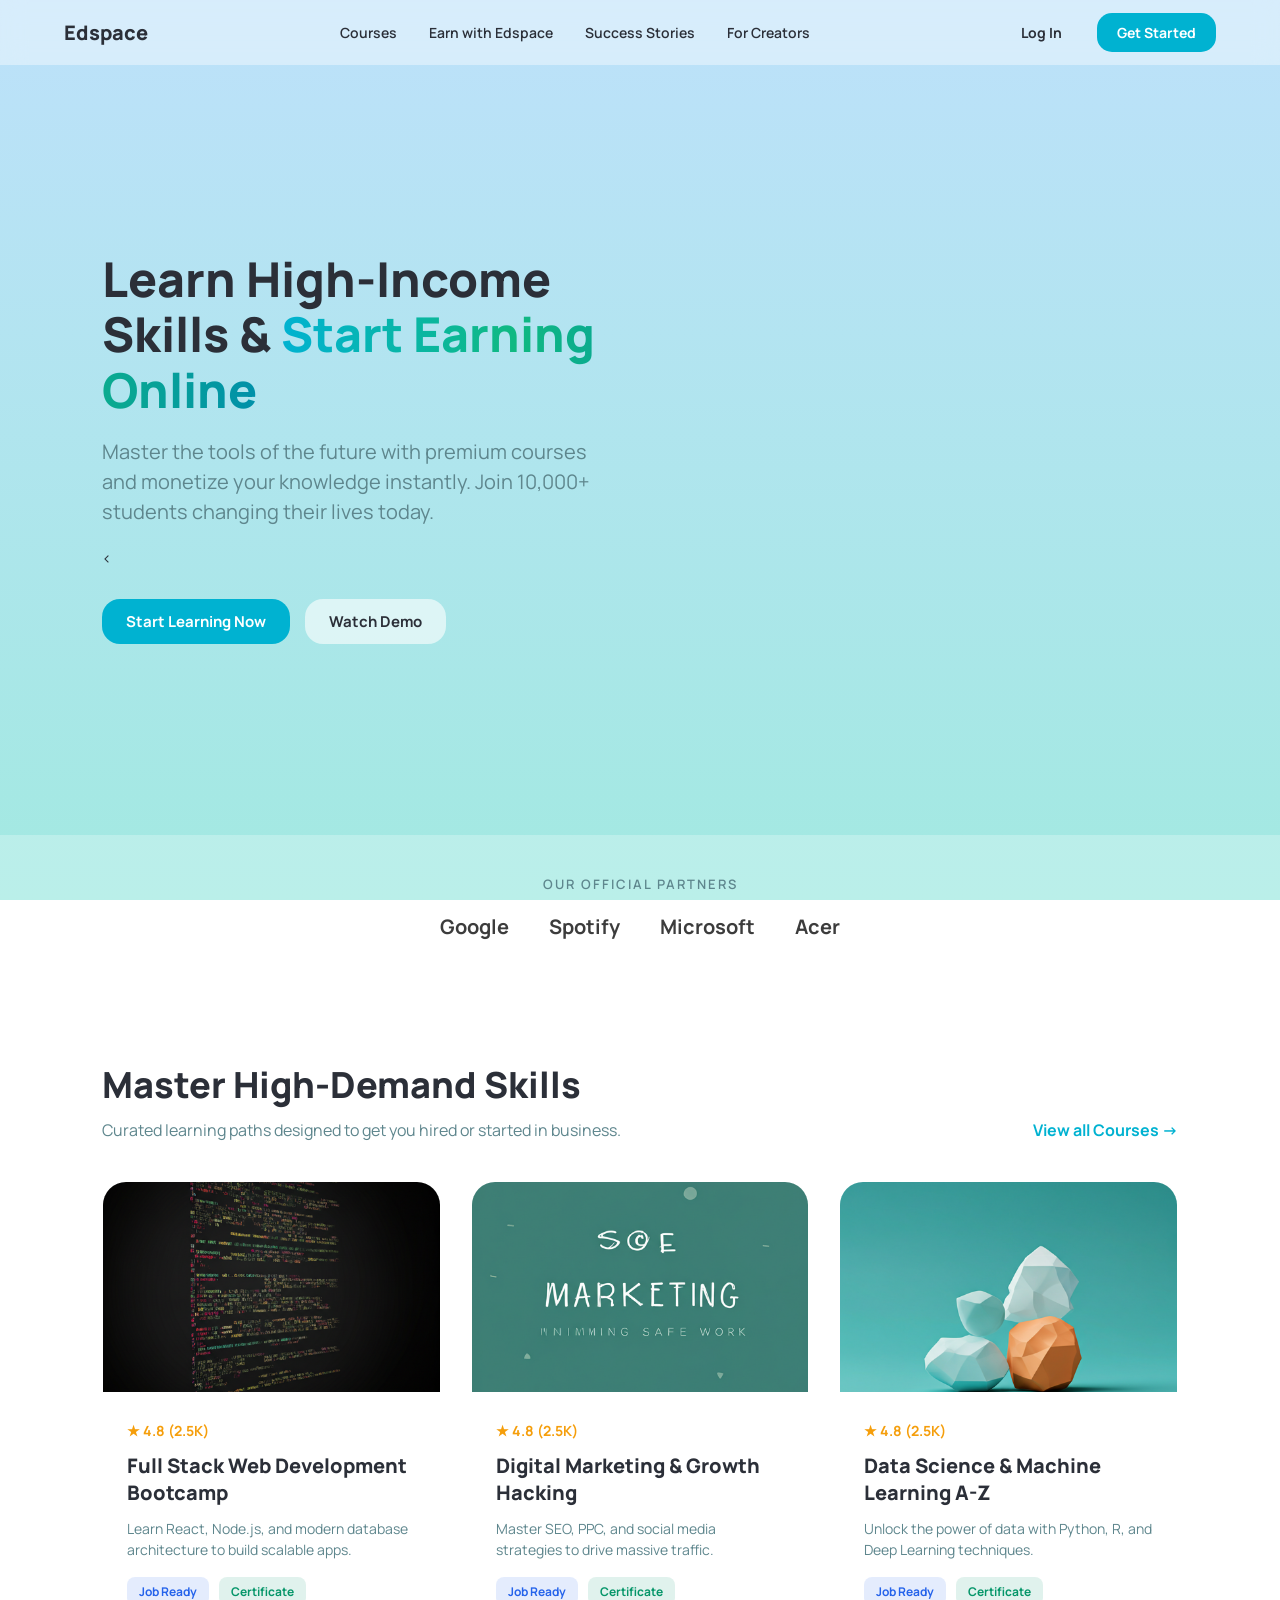
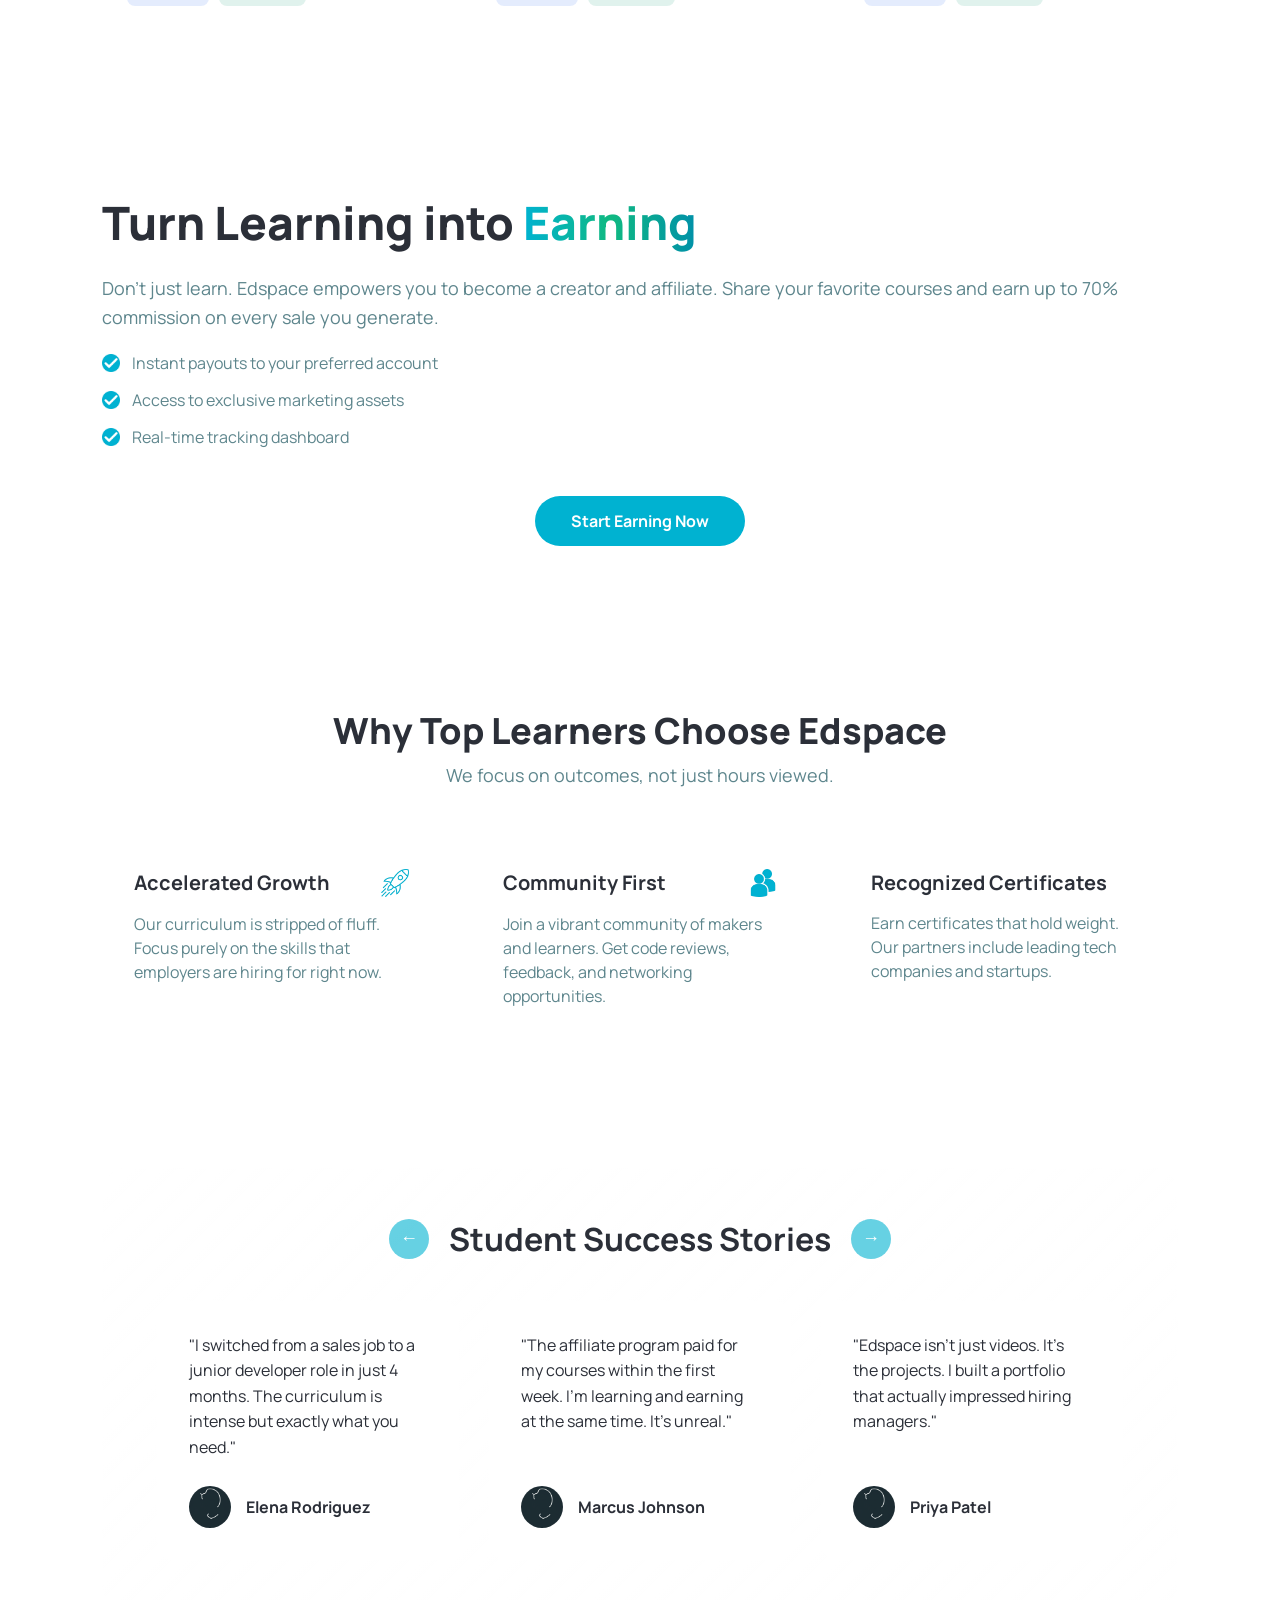
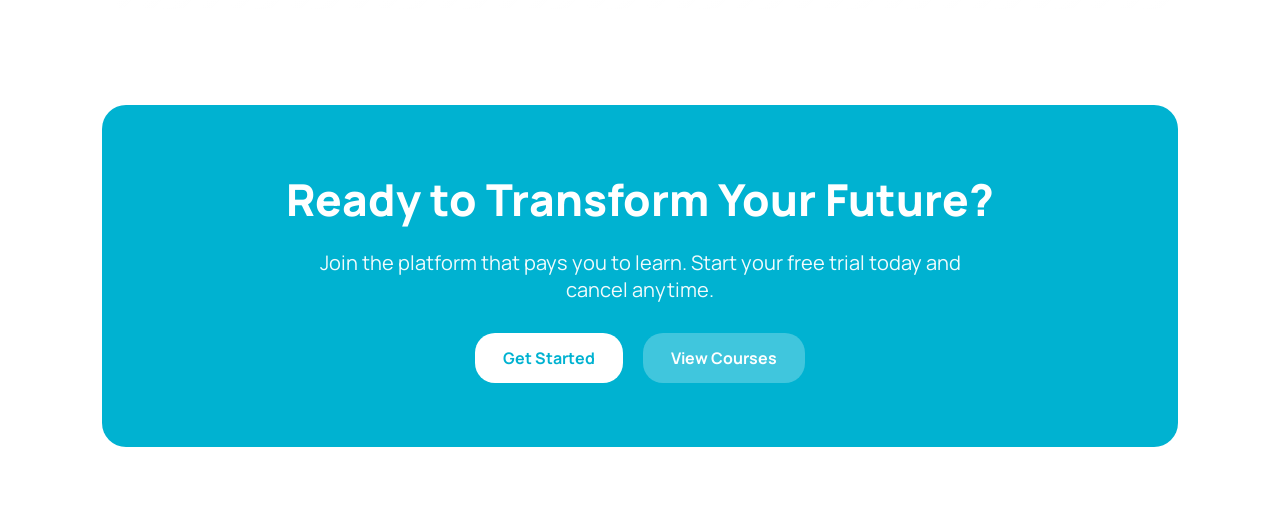
<file: index.html>
<!doctype html>
<html lang="en">

<head>
  <meta charset="UTF-8" />
  <meta name="viewport" content="width=device-width, initial-scale=1.0" />
  <title>EdSPACE - Learn High-Income Skills</title>

  <!-- Google Fonts -->
  <link rel="preconnect" href="https://fonts.googleapis.com" />
  <link rel="preconnect" href="https://fonts.gstatic.com" crossorigin />
  <link href="https://fonts.googleapis.com/css2?family=Manrope:wght@200..800&display=swap" rel="stylesheet" />

  <!-- Custom Styles -->
  <link rel="stylesheet" href="index.css" />
</head>

<body>
  <!-- Header Navigation -->
  <header class="header">
    <div class="header-left">
      <a href="#" class="name">Edspace</a>
    </div>
    <nav class="header-middle">
      <a href="#courses" class="nav-link">Courses</a>
      <a href="#earn" class="nav-link">Earn with Edspace</a>
      <a href="#stories" class="nav-link">Success Stories</a>
      <a href="#creators" class="nav-link">For Creators</a>
    </nav>
    <div class="header-right">
      <a href="signup.html" class="btn btn-login">Log In</a>
      <a href="signup.html?action=signup" class="btn btn-primary">Get Started</a>
    </div>
  </header>

  <main>
    <!-- Hero Section -->
    <section class="hero-section">
      <div class="hero-content">
        <h1 class="tagline">
          Learn High-Income Skills &
          <span class="spantext">Start Earning Online</span>
        </h1>
        <p class="tagline2">
          Master the tools of the future with premium courses and monetize
          your knowledge instantly. Join 10,000+ students changing their lives
          today.
        </p>
        <<div class="hero-buttons">
          <a href="signup.html?action=signup" class="btn btn-primary btn-large">
            Start Learning Now
          </a>
          <button class="btn btn-secondary btn-large">Watch Demo</button>
      </div>
      </div>
      <div class="hero-image-container">
        <!-- Placeholder / Space for right hero illustration if needed -->
      </div>
    </section>

    <!-- Partners Section -->
    <section class="sponser-box">
      <p class="sp-box-head">OUR OFFICIAL PARTNERS</p>
      <div class="companies">
        <span>Google</span>
        <span>Spotify</span>
        <span>Microsoft</span>
        <span>Acer</span>
      </div>
    </section>

    <!-- Featured Courses Section -->
    <section class="course-sec" id="courses">
      <div class="course-sec-top">
        <div class="top-left">
          <h2 class="sec-txt">Master High-Demand Skills</h2>
          <p class="sec-tag">
            Curated learning paths designed to get you hired or started in
            business.
          </p>
        </div>
        <div class="top-right">
          <a href="#" class="view-all-link">View all Courses &rarr;</a>
        </div>
      </div>

      <div class="content-grid">
        <!-- Card 1 -->
        <article class="course-card">
          <img class="course-image" src="index_images/course-1.png" alt="Full Stack Web Development Bootcamp" />
          <div class="course-content">
            <p class="rating">★ 4.8 (2.5K)</p>
            <h3 class="title">Full Stack Web Development Bootcamp</h3>
            <p class="course-tag">
              Learn React, Node.js, and modern database architecture to build
              scalable apps.
            </p>
            <div class="extras">
              <span class="badge job">Job Ready</span>
              <span class="badge cert">Certificate</span>
            </div>
          </div>
        </article>

        <!-- Card 2 -->
        <article class="course-card">
          <img class="course-image" src="index_images/course-2.png" alt="Digital Marketing & Growth Hacking" />
          <div class="course-content">
            <p class="rating">★ 4.8 (2.5K)</p>
            <h3 class="title">Digital Marketing & Growth Hacking</h3>
            <p class="course-tag">
              Master SEO, PPC, and social media strategies to drive massive
              traffic.
            </p>
            <div class="extras">
              <span class="badge job">Job Ready</span>
              <span class="badge cert">Certificate</span>
            </div>
          </div>
        </article>

        <!-- Card 3 -->
        <article class="course-card">
          <img class="course-image" src="index_images/course-3.png" alt="Data Science & Machine Learning" />
          <div class="course-content">
            <p class="rating">★ 4.8 (2.5K)</p>
            <h3 class="title">Data Science & Machine Learning A-Z</h3>
            <p class="course-tag">
              Unlock the power of data with Python, R, and Deep Learning
              techniques.
            </p>
            <div class="extras">
              <span class="badge job">Job Ready</span>
              <span class="badge cert">Certificate</span>
            </div>
          </div>
        </article>
      </div>
    </section>

    <!-- Earn Section -->
    <section class="stu_box" id="earn">
      <div class="stu_main">
        <div class="stu_left">
          <h2 class="stu_lefth2">
            Turn Learning into <span class="spantext">Earning</span>
          </h2>
          <p class="stu-description">
            Don't just learn. Edspace empowers you to become a creator and
            affiliate. Share your favorite courses and earn up to 70%
            commission on every sale you generate.
          </p>
          <div class="benefits-list">
            <div class="benefitbox">
              <img class="benefitstick" src="index_images/whychoosetick.png" alt="Checkmark" />
              <p>Instant payouts to your preferred account</p>
            </div>
            <div class="benefitbox">
              <img class="benefitstick" src="index_images/whychoosetick.png" alt="Checkmark" />
              <p>Access to exclusive marketing assets</p>
            </div>
            <div class="benefitbox">
              <img class="benefitstick" src="index_images/whychoosetick.png" alt="Checkmark" />
              <p>Real-time tracking dashboard</p>
            </div>
          </div>
          <a href="signup.html?action=signup" class="btn btn-primary btn-large">
            Start Earning Now</a>
        </div>
      </div>
    </section>

    <!-- Why Choose Us -->
    <section class="WhyChoose">
      <h2 class="WhyChoosehead">Why Top Learners Choose Edspace</h2>
      <p class="WhyChoosesubhead">
        We focus on outcomes, not just hours viewed.
      </p>

      <div class="WhyChoosebox">
        <div class="feature-card">
          <div class="box1head">
            <h3 class="WhyChooseboxtitle">Accelerated Growth</h3>
            <img class="benefit1" src="index_images/benefits1.png" alt="Growth icon" />
          </div>
          <p class="box-des">
            Our curriculum is stripped of fluff. Focus purely on the skills
            that employers are hiring for right now.
          </p>
        </div>

        <div class="feature-card">
          <div class="box1head">
            <h3 class="WhyChooseboxtitle">Community First</h3>
            <img class="benefit1" src="index_images/benefits2.png" alt="Community icon" />
          </div>
          <p class="box-des">
            Join a vibrant community of makers and learners. Get code reviews,
            feedback, and networking opportunities.
          </p>
        </div>

        <div class="feature-card">
          <div class="box1head">
            <h3 class="WhyChooseboxtitle">Recognized Certificates</h3>
          </div>
          <p class="box-des">
            Earn certificates that hold weight. Our partners include leading
            tech companies and startups.
          </p>
        </div>
      </div>
    </section>

    <!-- Success Stories -->
    <section class="stories" id="stories">
      <div class="storiesbox">
        <div class="storieshead">
          <button class="storiesarrow" aria-label="Previous story">
            &#8592;
          </button>
          <h2>Student Success Stories</h2>
          <button class="storiesarrow" aria-label="Next story">
            &#8594;
          </button>
        </div>
        <div class="reviews-grid">
          <div class="review-card">
            <p class="review-text">
              "I switched from a sales job to a junior developer role in just
              4 months. The curriculum is intense but exactly what you need."
            </p>
            <div class="reviewauthor">
              <img class="authorpfp" src="index_images/reviewauthor2.png" alt="Elena Rodriguez" />
              <p>Elena Rodriguez</p>
            </div>
          </div>
          <div class="review-card">
            <p class="review-text">
              "The affiliate program paid for my courses within the first
              week. I'm learning and earning at the same time. It's unreal."
            </p>
            <div class="reviewauthor">
              <img class="authorpfp" src="index_images/reviewauthor2.png" alt="Marcus Johnson" />
              <p>Marcus Johnson</p>
            </div>
          </div>
          <div class="review-card">
            <p class="review-text">
              "Edspace isn't just videos. It's the projects. I built a
              portfolio that actually impressed hiring managers."
            </p>
            <div class="reviewauthor">
              <img class="authorpfp" src="index_images/reviewauthor2.png" alt="Priya Patel" />
              <p>Priya Patel</p>
            </div>
          </div>
        </div>
      </div>
    </section>

    <!-- CTA Section -->
    <section class="ctasection">
      <div class="ctabox">
        <h2 class="ctah">Ready to Transform Your Future?</h2>
        <p class="ctah2">
          Join the platform that pays you to learn. Start your free trial
          today and cancel anytime.
        </p>
        <div class="ctabutton">
          <a href="signup.html?action=signup" class="btn btn-cta-main">Get Started</a>
          <button class="btn btn-cta-alt">View Courses</button>
        </div>
      </div>
    </section>
  </main>
</body>

</html>
</file>
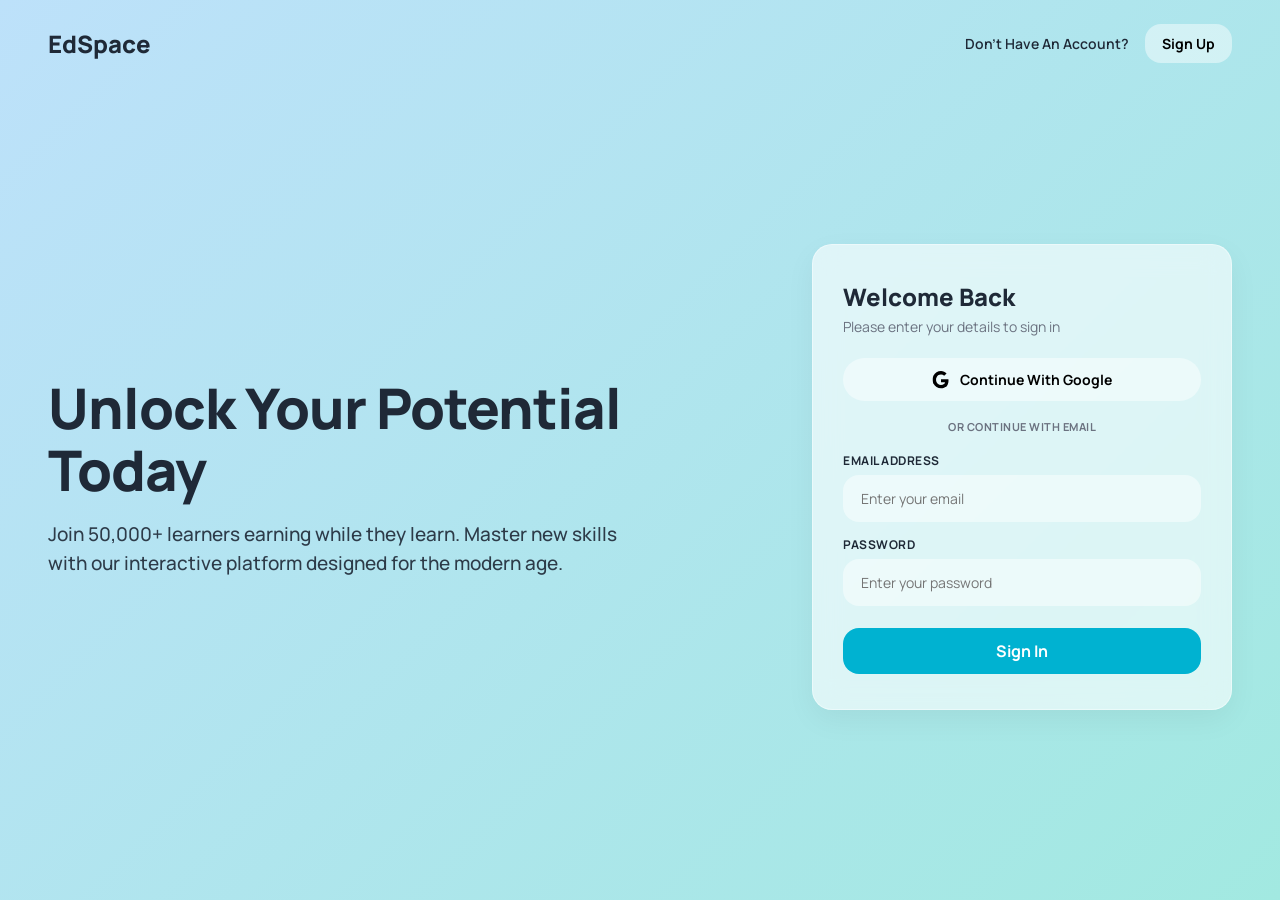
<file: signup.html>
<!DOCTYPE html>
<html lang="en">

<head>
    <meta charset="UTF-8">
    <meta name="viewport" content="width=device-width, initial-scale=1.0">
    <title>EdSpace - Welcome</title>

    <!-- Google Fonts -->
    <link rel="preconnect" href="https://fonts.googleapis.com">
    <link rel="preconnect" href="https://fonts.gstatic.com" crossorigin>
    <link href="https://fonts.googleapis.com/css2?family=Manrope:wght@300;400;500;600;700;800&display=swap"
        rel="stylesheet">

    <link rel="stylesheet" href="signup.css">
</head>

<body>
    <!-- Header Navigation -->
    <header class="site-header">
        <div class="header-content">
            <div class="logo">
                <h2>EdSpace</h2>
            </div>
            <div class="nav-action">
                <span id="nav-prompt">Don't Have An Account?</span>
                <button type="button" id="header-action-btn" class="btn btn-secondary">Sign Up</button>
            </div>
        </div>
    </header>

    <!-- Main Container -->
    <main class="main-container">
        <!-- Hero Section -->
        <section class="left-box">
            <h1 class="aim">Unlock Your Potential Today</h1>
            <h2 class="sub-aim">Join 50,000+ learners earning while they learn. Master new skills with our interactive
                platform designed for the modern age.</h2>
        </section>

        <!-- Glassmorphic Auth Card -->
        <section class="right-box">
            <!-- Sign In Form -->
            <form id="signin-form" class="auth-form active" onsubmit="event.preventDefault();">
                <h3 class="welcome-title">Welcome Back</h3>
                <p class="enter-details">Please enter your details to sign in</p>

                <button type="button" class="btn btn-google">
                    <svg width="18" height="18" viewBox="0 0 24 24">
                        <path fill="currentColor"
                            d="M21.35 11.1H12v3.8h5.35c-.25 1.4-1.05 2.6-2.25 3.4v2.8h3.6c2.1-1.95 3.3-4.8 3.3-8.2c0-.6-.05-1.2-.15-1.8z" />
                        <path fill="currentColor"
                            d="M12 23c3 0 5.5-1 7.35-2.7l-3.6-2.8c-1 .65-2.25 1.05-3.75 1.05c-2.9 0-5.35-1.95-6.25-4.6H2.05v2.9C3.85 20.4 7.6 23 12 23z" />
                        <path fill="currentColor"
                            d="M5.75 13.95c-.25-.75-.35-1.55-.35-2.45s.1-1.7.35-2.45V6.15H2.05C1.35 7.55 1 9.2 1 11.5s.35 3.95 1.05 5.35l3.7-2.9z" />
                        <path fill="currentColor"
                            d="M12 4.75c1.65 0 3.1.6 4.25 1.7l3.2-3.2C17.5 1.5 15 0 12 0C7.6 0 3.85 2.6 2.05 6.15l3.7 2.9c.9-2.65 3.35-4.3 6.25-4.3z" />
                    </svg>
                    Continue With Google
                </button>

                <div class="divider">OR CONTINUE WITH EMAIL</div>

                <div class="creds-sec">
                    <div class="form-group">
                        <label for="signin-email">Email Address</label>
                        <input id="signin-email" type="email" placeholder="Enter your email" required>
                    </div>

                    <div class="form-group">
                        <label for="signin-pass">Password</label>
                        <input id="signin-pass" type="password" placeholder="Enter your password" required>
                    </div>

                    <button type="submit" class="btn btn-primary">Sign In</button>
                </div>
            </form>

            <!-- Sign Up Form -->
            <form id="signup-form" class="auth-form hidden" onsubmit="event.preventDefault();">
                <h3 class="welcome-title">Create an Account</h3>
                <p class="enter-details">Enter your details below to get started</p>

                <button type="button" class="btn btn-google">
                    <svg width="18" height="18" viewBox="0 0 24 24">
                        <path fill="currentColor"
                            d="M21.35 11.1H12v3.8h5.35c-.25 1.4-1.05 2.6-2.25 3.4v2.8h3.6c2.1-1.95 3.3-4.8 3.3-8.2c0-.6-.05-1.2-.15-1.8z" />
                        <path fill="currentColor"
                            d="M12 23c3 0 5.5-1 7.35-2.7l-3.6-2.8c-1 .65-2.25 1.05-3.75 1.05c-2.9 0-5.35-1.95-6.25-4.6H2.05v2.9C3.85 20.4 7.6 23 12 23z" />
                        <path fill="currentColor"
                            d="M5.75 13.95c-.25-.75-.35-1.55-.35-2.45s.1-1.7.35-2.45V6.15H2.05C1.35 7.55 1 9.2 1 11.5s.35 3.95 1.05 5.35l3.7-2.9z" />
                        <path fill="currentColor"
                            d="M12 4.75c1.65 0 3.1.6 4.25 1.7l3.2-3.2C17.5 1.5 15 0 12 0C7.6 0 3.85 2.6 2.05 6.15l3.7 2.9c.9-2.65 3.35-4.3 6.25-4.3z" />
                    </svg>
                    Sign Up With Google
                </button>

                <div class="divider">OR REGISTER WITH EMAIL</div>

                <div class="creds-sec">
                    <div class="form-group">
                        <label for="signup-name">Full Name</label>
                        <input id="signup-name" type="text" placeholder="Enter your full name" required>
                    </div>

                    <div class="form-group">
                        <label for="signup-email">Email Address</label>
                        <input id="signup-email" type="email" placeholder="Enter your email" required>
                    </div>

                    <div class="form-group">
                        <label for="signup-pass">Password</label>
                        <input id="signup-pass" type="password" placeholder="Create a password" required>
                    </div>

                    <button type="submit" class="btn btn-primary">Create Account</button>
                </div>
            </form>
        </section>
    </main>

    <!-- Interactive Switcher Script -->
    <script>
        const headerBtn = document.getElementById('header-action-btn');
        const navPrompt = document.getElementById('nav-prompt');
        const signInForm = document.getElementById('signin-form');
        const signUpForm = document.getElementById('signup-form');

        headerBtn.addEventListener('click', () => {
            if (signInForm.classList.contains('active')) {
                signInForm.classList.remove('active');
                signInForm.classList.add('hidden');

                signUpForm.classList.remove('hidden');
                signUpForm.classList.add('active');

                navPrompt.textContent = "Already Have An Account?";
                headerBtn.textContent = "Sign In";
            } else {
                signUpForm.classList.remove('active');
                signUpForm.classList.add('hidden');

                signInForm.classList.remove('hidden');
                signInForm.classList.add('active');

                navPrompt.textContent = "Don't Have An Account?";
                headerBtn.textContent = "Sign Up";
            }
        });
    </script>
</body>

</html>
</file>
<file: index.css>
/* ==========================================================================
   Global Variables & Reset
   ========================================================================== */
:root {
  --primary: rgb(0, 178, 209);
  --primary-hover: rgb(0, 144, 169);
  --text-dark: rgb(43, 47, 56);
  --text-muted: rgb(94, 134, 141);
  --bg-gradient: linear-gradient(rgb(189, 225, 250) 0%,
      rgb(162, 233, 225) 100%);
  --card-bg: rgba(255, 255, 255, 0.55);
  --border-glass: rgba(255, 255, 255, 0.6);
  --font-main: "Manrope", Arial, sans-serif;
}

* {
  box-sizing: border-box;
  margin: 0;
  padding: 0;
}

body {
  min-height: 100vh;
  background-image: var(--bg-gradient);
  background-attachment: fixed;
  font-family: var(--font-main);
  color: var(--text-dark);
  -webkit-font-smoothing: antialiased;
  overflow-x: hidden;
}

/* ==========================================================================
   Common Typography & Buttons
   ========================================================================== */
a {
  text-decoration: none;
  color: inherit;
}

.spantext {
  background: linear-gradient(to right,
      rgb(0, 178, 209),
      rgb(16, 185, 129),
      rgb(0, 144, 169));
  -webkit-background-clip: text;
  -webkit-text-fill-color: transparent;
  background-clip: text;
  color: transparent;
}

.btn {
  font-family: var(--font-main);
  font-size: 14px;
  font-weight: 700;
  border: none;
  border-radius: 15px;
  padding: 10px 20px;
  cursor: pointer;
  transition: all 0.2s ease;
}

.btn-primary {
  color: white;
  background-color: var(--primary);
}

.btn-primary:hover {
  background-color: var(--primary-hover);
  box-shadow: 0px 10px 20px rgba(0, 144, 169, 0.4);
}

.btn-secondary {
  background-color: rgba(255, 255, 255, 0.6);
  color: var(--text-dark);
}

.btn-secondary:hover {
  background-color: rgba(255, 255, 255, 0.85);
  box-shadow: 0px 10px 20px rgba(0, 0, 0, 0.08);
}

.btn-login {
  background: transparent;
  color: var(--text-dark);
  margin-right: 15px;
}

.btn-login:hover {
  color: var(--primary);
}

.btn-large {
  padding: 12px 24px;
  border-radius: 18px;
  font-size: 15px;
}

/* ==========================================================================
   Header Navigation
   ========================================================================== */
.header {
  width: 100%;
  height: 65px;
  display: flex;
  align-items: center;
  justify-content: space-between;
  background-color: rgba(255, 255, 255, 0.4);
  position: fixed;
  top: 0;
  left: 0;
  backdrop-filter: blur(12px);
  -webkit-backdrop-filter: blur(12px);
  z-index: 1000;
  padding: 0 5%;
}

.name {
  font-size: 20px;
  font-weight: 800;
  color: var(--text-dark);
}

.header-middle {
  display: flex;
  align-items: center;
  gap: 32px;
  font-size: 14px;
  font-weight: 600;
}

.nav-link {
  transition: color 0.2s;
}

.nav-link:hover {
  color: var(--primary);
}

.header-right {
  display: flex;
  align-items: center;
}

/* ==========================================================================
   Hero Section
   ========================================================================== */
.hero-section {
  display: flex;
  align-items: center;
  justify-content: space-between;
  min-height: calc(100vh - 65px);
  padding: 100px 8% 40px;
  gap: 40px;
}

.hero-content {
  flex: 1;
  max-width: 650px;
  display: flex;
  flex-direction: column;
  gap: 20px;
}

.tagline {
  font-size: clamp(32px, 5vw, 48px);
  font-weight: 900;
  line-height: 1.15;
}

.tagline2 {
  font-size: clamp(16px, 2vw, 20px);
  line-height: 1.5;
  color: var(--text-muted);
}

.hero-buttons {
  display: flex;
  gap: 15px;
  flex-wrap: wrap;
  margin-top: 10px;
}

.hero-image-container {
  flex: 1;
}

/* ==========================================================================
   Partners / Sponsor Box
   ========================================================================== */
.sponser-box {
  padding: 2.5em 5%;
  display: flex;
  flex-direction: column;
  background-color: rgba(255, 255, 255, 0.25);
  align-items: center;
  gap: 20px;
}

.sp-box-head {
  letter-spacing: 2px;
  font-size: 13px;
  font-weight: 600;
  color: var(--text-muted);
}

.companies {
  color: rgb(60, 60, 60);
  font-size: 20px;
  font-weight: 700;
  display: flex;
  flex-wrap: wrap;
  justify-content: center;
  gap: 40px;
}

/* ==========================================================================
   Courses Section
   ========================================================================== */
.course-sec {
  padding: 5em 8%;
}

.course-sec-top {
  display: flex;
  justify-content: space-between;
  align-items: flex-end;
  gap: 20px;
  flex-wrap: wrap;
  margin-bottom: 40px;
}

.top-left {
  display: flex;
  flex-direction: column;
  gap: 10px;
}

.sec-txt {
  font-size: clamp(28px, 4vw, 36px);
  font-weight: 800;
}

.sec-tag {
  color: var(--text-muted);
  font-size: 16px;
}

.view-all-link {
  color: var(--primary);
  font-weight: 700;
  font-size: 16px;
}

.content-grid {
  display: grid;
  grid-template-columns: repeat(auto-fit, minmax(300px, 1fr));
  gap: 30px;
  max-width: 1200px;
  margin: 0 auto;
}

.course-card {
  background: var(--card-bg);
  border-radius: 24px;
  overflow: hidden;
  backdrop-filter: blur(14px);
  -webkit-backdrop-filter: blur(14px);
  border: 1px solid var(--border-glass);
  transition:
    transform 0.25s ease,
    box-shadow 0.25s ease;
}

.course-card:hover {
  transform: translateY(-8px);
  box-shadow: 0 18px 40px rgba(0, 0, 0, 0.12);
}

.course-image {
  width: 100%;
  height: 210px;
  object-fit: cover;
}

.course-content {
  display: flex;
  flex-direction: column;
  gap: 12px;
  padding: 1.5em;
}

.rating {
  color: #f59e0b;
  font-size: 14px;
  font-weight: 700;
}

.title {
  font-size: 20px;
  font-weight: 800;
}

.course-tag {
  font-size: 14px;
  color: var(--text-muted);
  line-height: 1.5;
}

.extras {
  display: flex;
  gap: 10px;
  margin-top: 5px;
}

.badge {
  padding: 6px 12px;
  border-radius: 8px;
  font-size: 12px;
  font-weight: 700;
}

.job {
  color: #2563eb;
  background: rgba(37, 99, 235, 0.12);
}

.cert {
  color: #059669;
  background: rgba(5, 150, 105, 0.12);
}

/* ==========================================================================
   Student Earn Box
   ========================================================================== */
.stu_box {
  background-color: rgba(255, 255, 255, 0.3);
  padding: 5em 8%;
}

.stu_main {
  display: flex;
  gap: 40px;
  align-items: center;
  max-width: 1200px;
  margin: 0 auto;
}

.stu_left {
  flex: 1;
  display: flex;
  flex-direction: column;
  gap: 20px;
}

.stu_left .btn {
  align-self: center;
  width: fit-content;
  padding: 14px 36px;
  font-size: 16px;
  font-weight: 700;
  border-radius: 30px;
  margin-top: 28px;
  text-align: center;
  display: inline-flex;
  justify-content: center;
  align-items: center;
}

.stu_lefth2 {
  font-size: clamp(32px, 4vw, 46px);
  font-weight: 800;
}

.stu-description {
  color: var(--text-muted);
  font-size: 18px;
  line-height: 1.6;
}

.benefits-list {
  display: flex;
  flex-direction: column;
  gap: 15px;
  color: var(--text-muted);
}

.benefitbox {
  display: flex;
  align-items: center;
  gap: 12px;
}

.benefitstick {
  height: 18px;
  width: 18px;
}

/* ==========================================================================
   Why Choose Section
   ========================================================================== */
.WhyChoose {
  padding: 5em 8%;
  display: flex;
  flex-direction: column;
  align-items: center;
  text-align: center;
}

.WhyChoosehead {
  font-size: clamp(28px, 4vw, 36px);
  font-weight: 800;
}

.WhyChoosesubhead {
  font-size: 18px;
  color: var(--text-muted);
  margin-top: 8px;
  margin-bottom: 50px;
}

.WhyChoosebox {
  display: grid;
  grid-template-columns: repeat(auto-fit, minmax(280px, 1fr));
  gap: 30px;
  width: 100%;
  max-width: 1200px;
  text-align: left;
}

.feature-card {
  background-color: rgba(255, 255, 255, 0.6);
  border-radius: 20px;
  padding: 2em;
  display: flex;
  flex-direction: column;
  gap: 15px;
}

.box1head {
  display: flex;
  justify-content: space-between;
  align-items: center;
}

.WhyChooseboxtitle {
  font-size: 20px;
  font-weight: 700;
}

.benefit1 {
  height: 28px;
}

.box-des {
  color: var(--text-muted);
  line-height: 1.5;
}

/* ==========================================================================
   Testimonials / Stories
   ========================================================================== */
.stories {
  padding: 3em 8%;
}

.storiesbox {
  width: 100%;
  max-width: 1200px;
  margin: 0 auto;
  display: flex;
  flex-direction: column;
  align-items: center;
  padding: 3em 5%;
  background: linear-gradient(135deg,
      rgba(255, 255, 255, 0.4),
      rgba(255, 255, 255, 0.2));
  backdrop-filter: blur(16px);
  -webkit-backdrop-filter: blur(16px);
  border: 1px solid var(--border-glass);
  border-radius: 24px;
  gap: 40px;
}

.storieshead {
  display: flex;
  align-items: center;
  gap: 20px;
  font-size: 20px;
}

.storieshead h2 {
  font-size: clamp(24px, 3vw, 32px);
  font-weight: 700;
}

.storiesarrow {
  background-color: rgba(0, 178, 209, 0.6);
  border-radius: 50%;
  border: none;
  width: 40px;
  height: 40px;
  display: flex;
  align-items: center;
  justify-content: center;
  cursor: pointer;
  font-size: 18px;
  color: white;
  transition: background 0.2s;
}

.storiesarrow:hover {
  background-color: var(--primary);
}

.reviews-grid {
  display: grid;
  grid-template-columns: repeat(auto-fit, minmax(280px, 1fr));
  gap: 30px;
  width: 100%;
}

.review-card {
  background-color: white;
  padding: 2em;
  border-radius: 18px;
  display: flex;
  flex-direction: column;
  justify-content: space-between;
}

.review-text {
  line-height: 1.6;
  color: var(--text-dark);
}

.reviewauthor {
  display: flex;
  align-items: center;
  margin-top: 25px;
  gap: 15px;
  font-weight: 700;
}

.authorpfp {
  height: 42px;
  width: 42px;
  border-radius: 50%;
  object-fit: cover;
}

/* ==========================================================================
   CTA Section
   ========================================================================== */
.ctasection {
  padding: 3em 8% 5em;
}

.ctabox {
  display: flex;
  flex-direction: column;
  background-color: var(--primary);
  border-radius: 24px;
  padding: 4em 2em;
  text-align: center;
  align-items: center;
  justify-content: center;
  gap: 20px;
  color: white;
  max-width: 1200px;
  margin: 0 auto;
}

.ctah {
  font-size: clamp(28px, 4vw, 44px);
  font-weight: 800;
}

.ctah2 {
  font-size: clamp(16px, 2vw, 20px);
  max-width: 650px;
  opacity: 0.95;
}

.ctabutton {
  display: flex;
  gap: 20px;
  flex-wrap: wrap;
  justify-content: center;
  margin-top: 10px;
}

.btn-cta-main {
  color: var(--primary);
  background-color: white;
  padding: 14px 28px;
  border-radius: 20px;
  font-size: 16px;
}

.btn-cta-main:hover {
  background-color: rgba(255, 255, 255, 0.9);
}

.btn-cta-alt {
  color: white;
  background-color: rgba(255, 255, 255, 0.25);
  padding: 14px 28px;
  border-radius: 20px;
  font-size: 16px;
}

.btn-cta-alt:hover {
  background-color: rgba(255, 255, 255, 0.35);
}

/* ==========================================================================
   Responsive Breakpoints
   ========================================================================== */
@media (max-width: 1024px) {
  .hero-section {
    flex-direction: column;
    text-align: center;
    padding-top: 120px;
  }

  .hero-buttons {
    justify-content: center;
  }

  .stu_main {
    flex-direction: column;
  }
}

@media (max-width: 768px) {
  .header-middle {
    display: none;
    /* Hide top links on mobile */
  }

  .hero-section {
    padding-left: 5%;
    padding-right: 5%;
  }

  .course-sec,
  .stu_box,
  .WhyChoose,
  .stories,
  .ctasection {
    padding-left: 5%;
    padding-right: 5%;
  }

  .companies {
    gap: 20px;
  }
}

@media (max-width: 480px) {
  .btn-login {
    display: none;
    /* Keep header minimal on mobile screen sizes */
  }

  .ctabutton {
    flex-direction: column;
    width: 100%;
  }

  .btn-cta-main,
  .btn-cta-alt {
    width: 100%;
  }
}
</file>
<file: signup.css>
/* -------------------------------------------------------------
   VARIABLES & BASE RESET
   ------------------------------------------------------------- */
:root {
    --primary-color: rgb(0, 178, 209);
    --primary-hover: rgb(0, 150, 177);
    --bg-gradient: linear-gradient(135deg, rgb(189, 225, 250) 0%, rgb(162, 233, 225) 100%);
    --glass-bg: rgba(255, 255, 255, 0.6);
    --glass-button-bg: rgba(255, 255, 255, 0.45);
    --glass-button-hover: rgba(255, 255, 255, 0.85);
    --text-dark: #1f2937;
    --text-muted: #6b7280;
    --font-family: 'Manrope', sans-serif;
    --border-radius-card: 20px;
    --border-radius-input: 16px;
}

* {
    box-sizing: border-box;
    margin: 0;
    padding: 0;
}

body {
    background-image: var(--bg-gradient);
    background-attachment: fixed;
    -webkit-font-smoothing: antialiased;
    font-family: var(--font-family);
    color: var(--text-dark);
    min-height: 100vh;
    display: flex;
    flex-direction: column;
}

/* -------------------------------------------------------------
   DESKTOP & LARGE SCREEN LAYOUT (Default: >1200px)
   ------------------------------------------------------------- */
.site-header {
    width: 100%;
    padding: 1.5em 3em;
}

.header-content {
    max-width: 1280px;
    margin: 0 auto;
    display: flex;
    align-items: center;
    justify-content: space-between;
}

.logo h2 {
    font-size: 24px;
    font-weight: 800;
}

.nav-action {
    display: flex;
    align-items: center;
    gap: 16px;
    font-size: 14px;
    font-weight: 600;
}

.main-container {
    max-width: 1280px;
    width: 100%;
    margin: 0 auto;
    padding: 2em 3em 4em 3em;
    display: flex;
    align-items: center;
    justify-content: space-between;
    gap: 80px;
    flex: 1;
}

/* Hero Section */
.left-box {
    flex: 1;
    display: flex;
    flex-direction: column;
    justify-content: center;
}

.aim {
    font-size: 56px;
    font-weight: 800;
    line-height: 1.1;
    margin-bottom: 20px;
    letter-spacing: -1px;
}

.sub-aim {
    font-size: 19px;
    font-weight: 500;
    line-height: 1.5;
    opacity: 0.9;
    max-width: 580px;
}

/* Glassmorphism Card */
.right-box {
    width: 100%;
    max-width: 420px;
    padding: 35px 30px;
    border-radius: var(--border-radius-card);
    background: var(--glass-bg);
    backdrop-filter: blur(14px);
    -webkit-backdrop-filter: blur(14px);
    box-shadow: 0 10px 30px rgba(0, 0, 0, 0.05);
    border: 1px solid rgba(255, 255, 255, 0.4);
}

.auth-form {
    display: flex;
    flex-direction: column;
    transition: opacity 0.3s ease, transform 0.3s ease;
}

.auth-form.hidden {
    display: none;
    opacity: 0;
    transform: translateY(10px);
}

.auth-form.active {
    display: flex;
    opacity: 1;
    transform: translateY(0);
}

.welcome-title {
    font-size: 24px;
    font-weight: 800;
    margin-bottom: 4px;
}

.enter-details {
    font-size: 14px;
    color: var(--text-muted);
    margin-bottom: 22px;
}

/* Form Controls */
.creds-sec {
    display: flex;
    flex-direction: column;
    gap: 14px;
}

.form-group {
    display: flex;
    flex-direction: column;
    gap: 6px;
}

.form-group label {
    font-size: 12px;
    font-weight: 700;
    text-transform: uppercase;
    letter-spacing: 0.5px;
}

input {
    width: 100%;
    padding: 12px 16px;
    font-family: var(--font-family);
    font-size: 14px;
    border-radius: var(--border-radius-input);
    border: 2px solid transparent;
    background-color: var(--glass-button-bg);
    transition: all 0.25s ease;
}

input:focus {
    outline: none;
    border-color: var(--primary-color);
    background-color: rgba(255, 255, 255, 0.85);
    box-shadow: 0 0 0 4px rgba(0, 178, 209, 0.15);
}

/* Buttons */
.btn {
    font-family: var(--font-family);
    font-weight: 700;
    border: none;
    cursor: pointer;
    transition: background-color 0.3s ease, transform 0.1s ease;
}

.btn:active {
    transform: scale(0.98);
}

.btn-secondary {
    font-size: 14px;
    background-color: var(--glass-button-bg);
    padding: 0.7em 1.2em;
    border-radius: var(--border-radius-input);
}

.btn-secondary:hover {
    background-color: var(--glass-button-hover);
}

.btn-google {
    width: 100%;
    padding: 12px;
    font-size: 14px;
    border-radius: 30px;
    background: var(--glass-button-bg);
    display: flex;
    align-items: center;
    justify-content: center;
    gap: 10px;
}

.btn-google:hover {
    background: var(--glass-button-hover);
}

.btn-primary {
    font-size: 16px;
    color: white;
    background-color: var(--primary-color);
    border-radius: var(--border-radius-input);
    padding: 12px;
    margin-top: 8px;
}

.btn-primary:hover {
    background-color: var(--primary-hover);
}

/* Divider */
.divider {
    text-align: center;
    font-size: 11px;
    font-weight: 700;
    letter-spacing: 0.5px;
    margin: 18px 0;
    color: var(--text-muted);
}

/* -------------------------------------------------------------
   RESPONSIVE BREAKPOINTS
   ------------------------------------------------------------- */

/* 1. Laptop / Medium Desktops (992px to 1200px) */
@media (max-width: 1200px) {
    .main-container {
        gap: 40px;
        padding: 2em 2em;
    }

    .aim {
        font-size: 44px;
    }

    .sub-aim {
        font-size: 17px;
    }
}

/* 2. Tablets (768px to 991px) */
@media (max-width: 991px) {
    .site-header {
        padding: 1.2em 2em;
    }

    .main-container {
        flex-direction: column;
        justify-content: center;
        align-items: center;
        text-align: center;
        gap: 40px;
        padding: 1em 2em 3em 2em;
    }

    .left-box {
        align-items: center;
        max-width: 600px;
    }

    .aim {
        font-size: 40px;
    }

    .sub-aim {
        font-size: 16px;
    }

    .right-box {
        max-width: 450px;
    }
}

/* 3. Mobile Devices / Small Screens (< 767px) */
@media (max-width: 767px) {
    .site-header {
        padding: 1em 1.2em;
    }

    .logo h2 {
        font-size: 20px;
    }

    .nav-action {
        gap: 8px;
    }

    #nav-prompt {
        display: none;
        /* Hides long descriptive text on smaller mobile screens */
    }

    .btn-secondary {
        padding: 0.5em 1em;
        font-size: 13px;
    }

    .main-container {
        padding: 1em 1.2em 2em 1.2em;
        gap: 28px;
    }

    .aim {
        font-size: 30px;
        line-height: 1.25;
        margin-bottom: 12px;
    }

    .sub-aim {
        font-size: 14px;
        line-height: 1.45;
    }

    .right-box {
        padding: 24px 20px;
        border-radius: 18px;
    }

    .welcome-title {
        font-size: 20px;
    }

    .enter-details {
        font-size: 13px;
        margin-bottom: 16px;
    }

    input {
        padding: 12px;
        font-size: 14px;
    }

    .btn-google,
    .btn-primary {
        padding: 11px;
        font-size: 14px;
    }
}

/* 4. Ultra-Small Phones (< 380px) */
@media (max-width: 380px) {
    .aim {
        font-size: 24px;
    }

    .right-box {
        padding: 20px 14px;
    }
}
</file>
